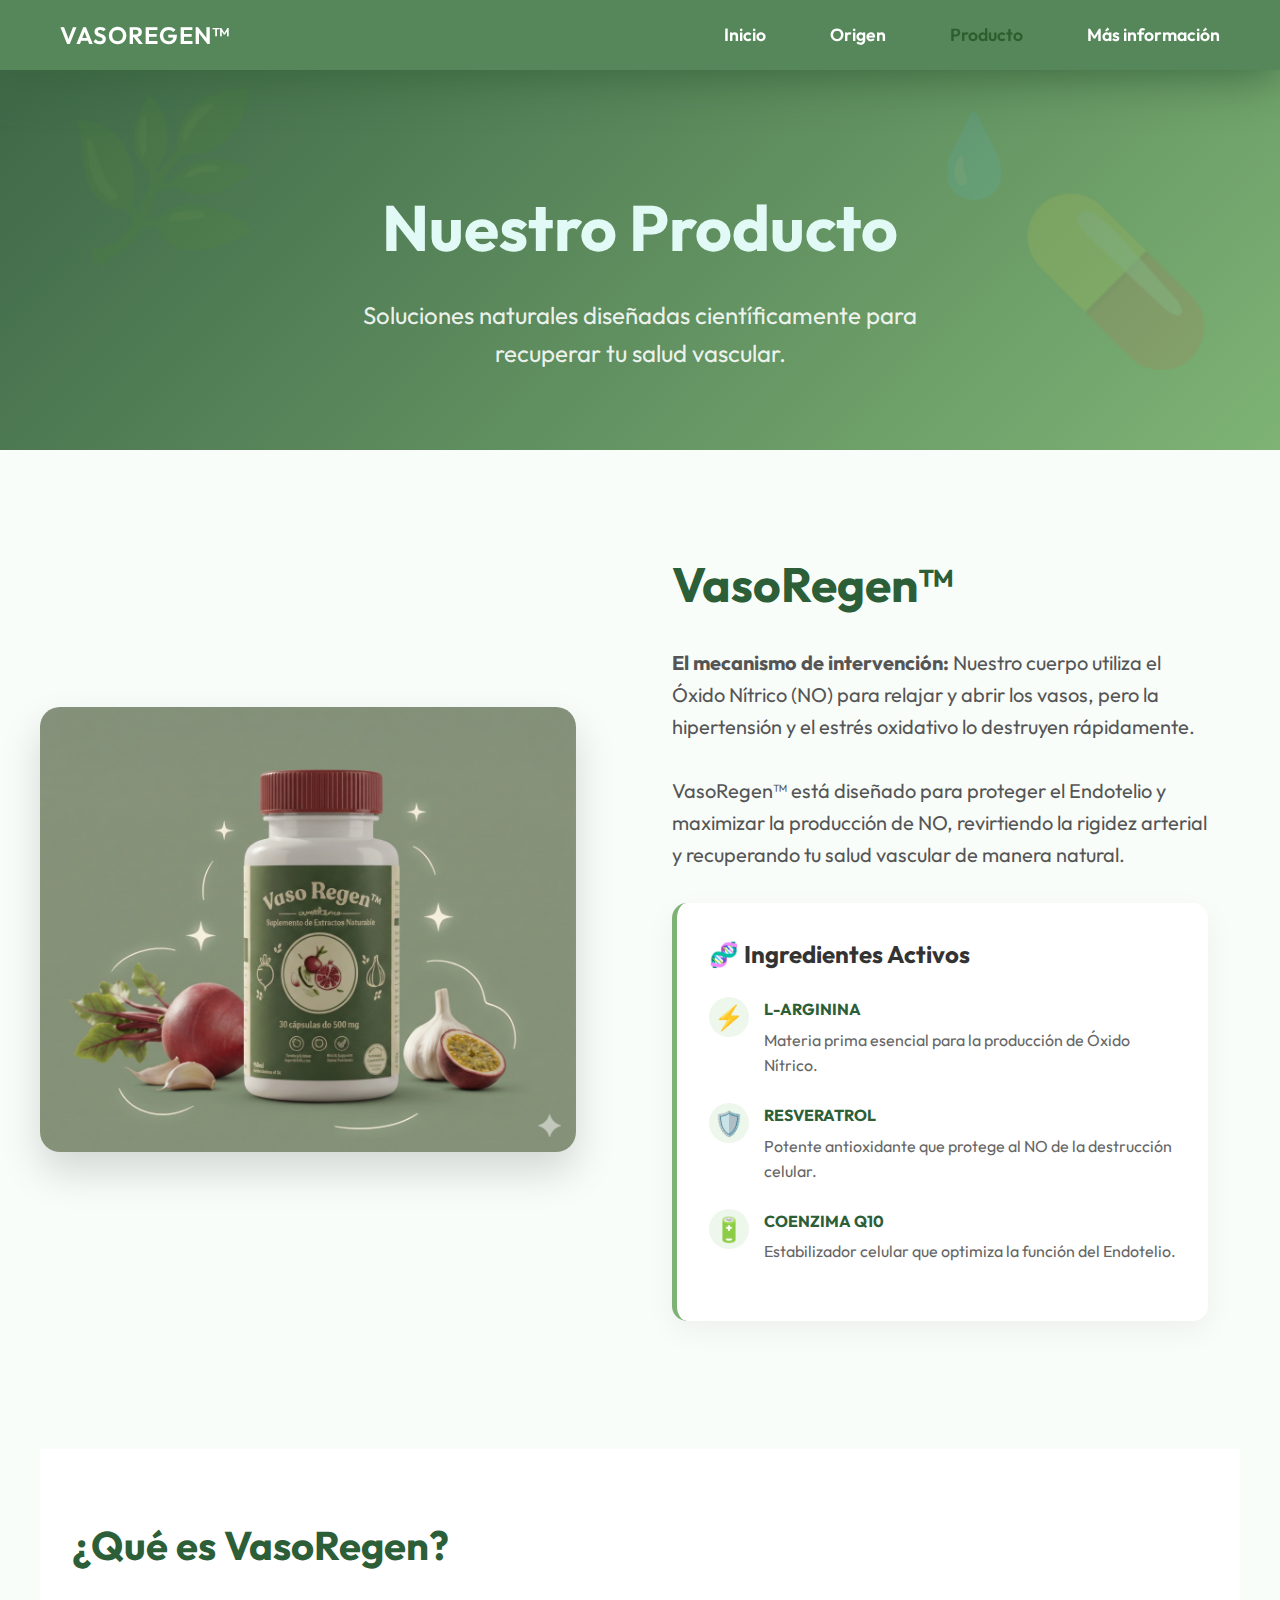
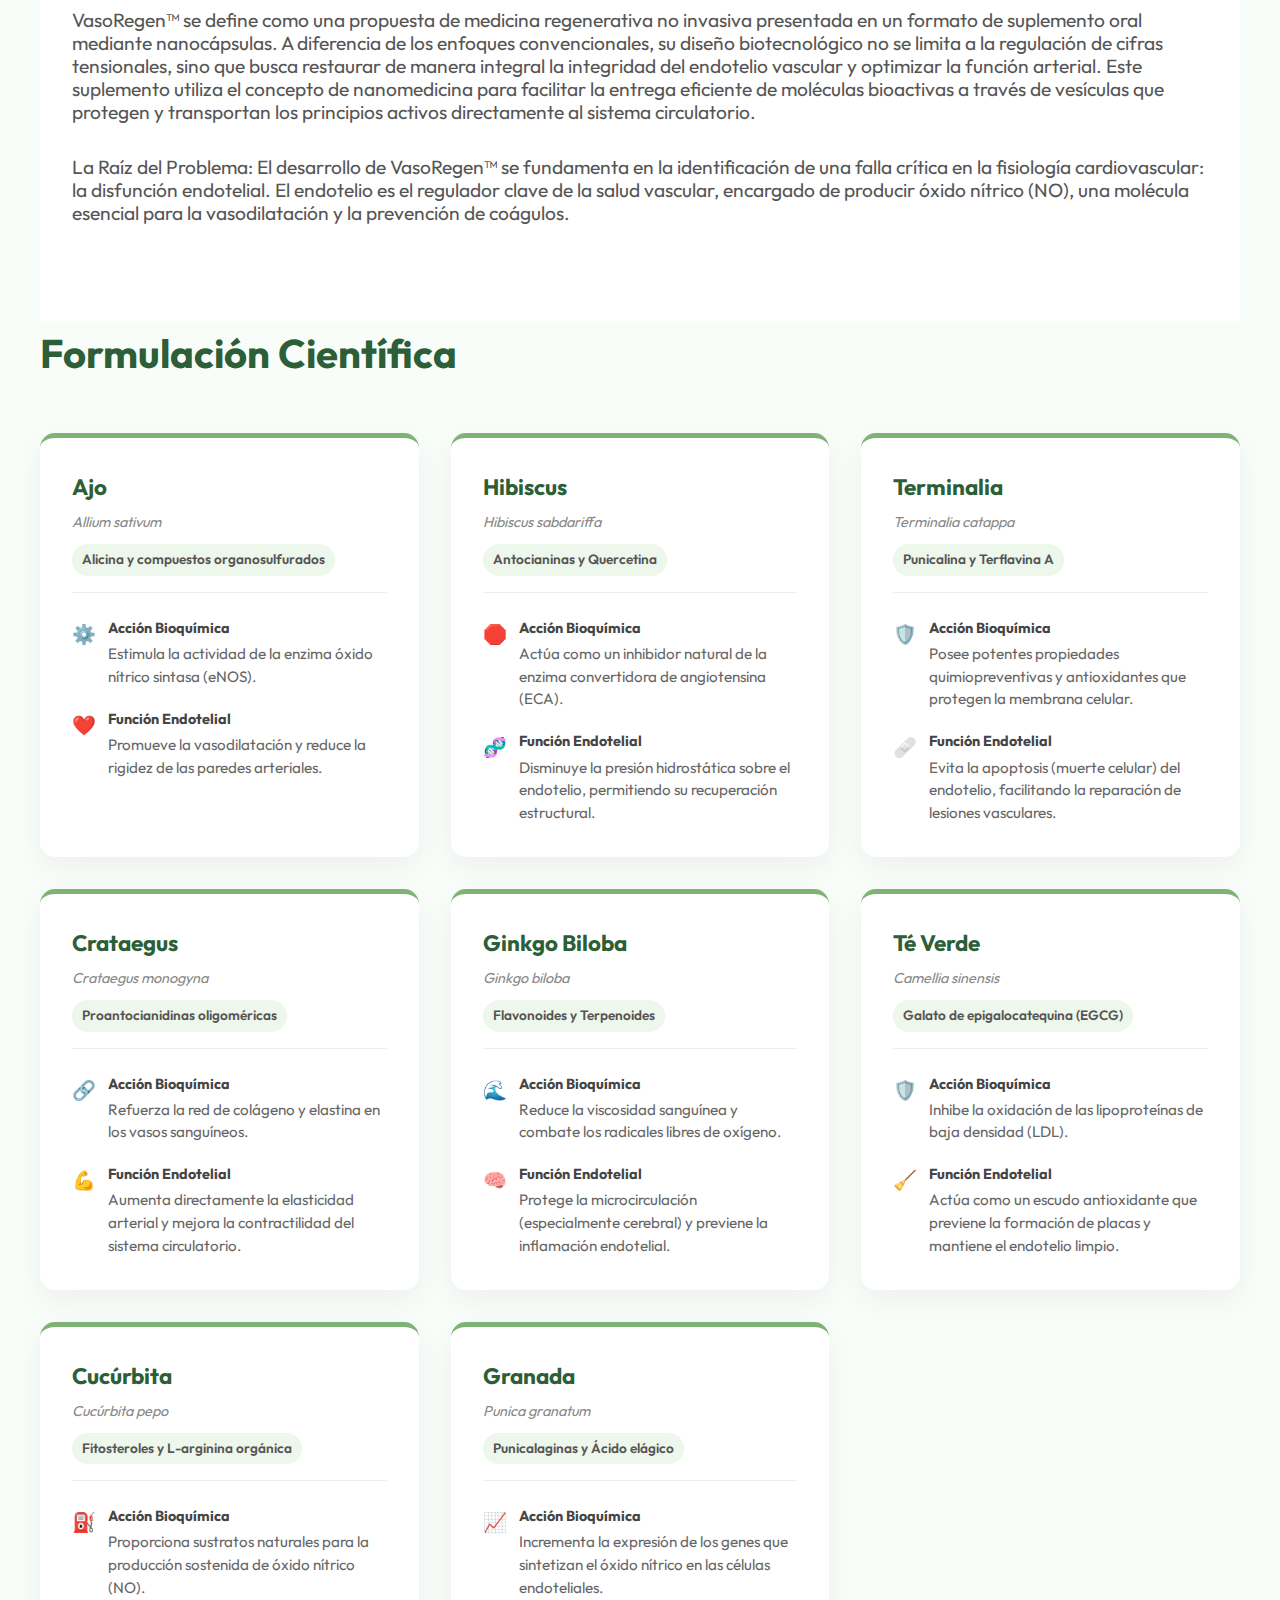
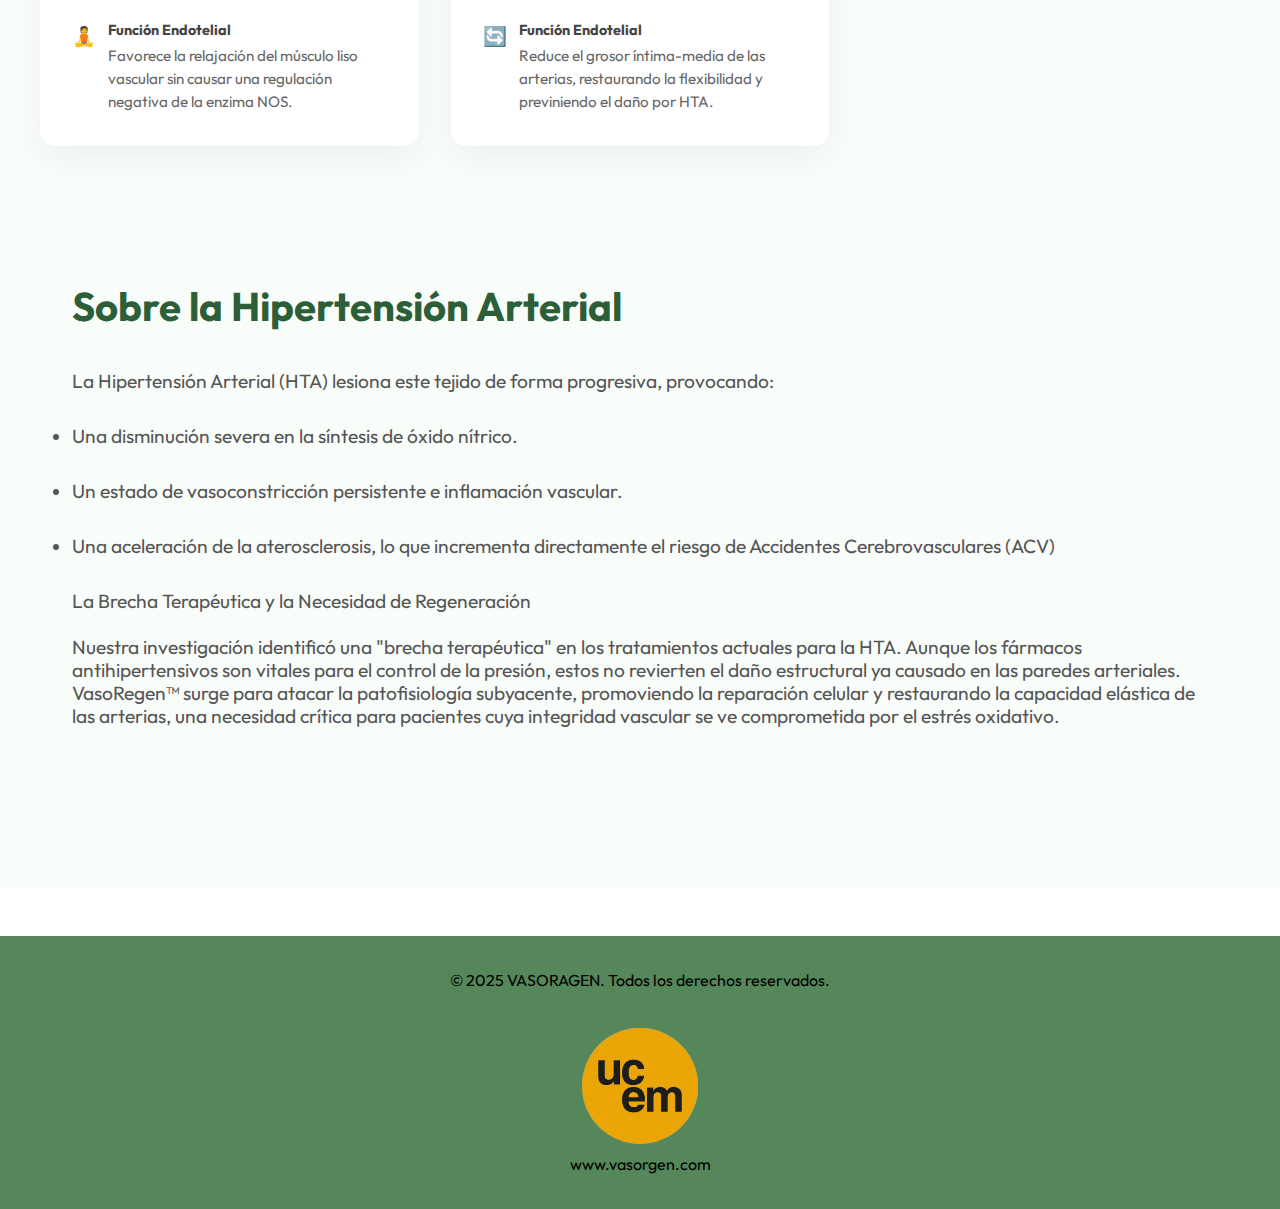
<file: catalog.html>
<!DOCTYPE html>
<html lang="es">

<head>
    <meta charset="UTF-8">
    <meta name="viewport" content="width=device-width, initial-scale=1.0">
    <title>Catálogo - Productos Naturales</title>
    <link rel="stylesheet" href="styles.css">
    <link rel="preconnect" href="https://fonts.googleapis.com">
    <link rel="preconnect" href="https://fonts.gstatic.com" crossorigin>
    <link href="https://fonts.googleapis.com/css2?family=Outfit:wght@300;400;600&display=swap" rel="stylesheet">
    <style>
        /* Catalog specific styles could go here or in styles.css, 
           putting them here for now to ensure they are applied without modifying styles.css too heavily yet */
        .catalog-hero {
            min-height: 50vh;
            background: linear-gradient(135deg, rgb(60, 100, 70) 0%, #7eb375 100%);
            display: flex;
            align-items: center;
            justify-content: center;
            text-align: center;
            color: white;
            padding-top: 100px;
            position: relative;
            overflow: hidden;
        }

        .catalog-hero h1 {
            font-size: 4rem;
            margin-bottom: 1rem;
            color: #E1FAF5;
        }

        .catalog-hero p {
            font-size: 1.5rem;
            max-width: 600px;
            margin: 0 auto;
            color: rgba(255, 255, 255, 0.9);
        }

        .catalog-bg-shape {
            position: absolute;
            opacity: 0.1;
            font-size: 10rem;
            animation: float 10s ease-in-out infinite;
        }

        .s1 {
            top: 10%;
            left: 5%;
            animation-delay: 0s;
        }

        .s2 {
            bottom: 10%;
            right: 5%;
            animation-delay: 2s;
        }

        .s3 {
            top: 20%;
            right: 20%;
            font-size: 5rem;
            animation-delay: 4s;
        }
    </style>
</head>

<body>

    <nav class="navbar">
        <div class="container nav-container">
            <a href="index.html" class="logo">VASOREGEN™</a>
            <ul class="nav-links">
                <li><a href="index.html">Inicio</a></li>
                <li><a href="Origen.html">Origen</a></li>
                <li><a href="catalog.html" class="active" style="color: var(--accent-color);">Producto</a></li>
                <li><a href="info.html">Más información</a></li>
            </ul>
            <div class="hamburger">
                <span></span>
                <span></span>
                <span></span>
            </div>
        </div>
    </nav>

    <header class="catalog-hero fade-in">
        <div class="catalog-bg-shape s1">🌿</div>
        <div class="catalog-bg-shape s2">💊</div>
        <div class="catalog-bg-shape s3">💧</div>
        <div class="container">
            <h1>Nuestro Producto</h1>
            <p>Soluciones naturales diseñadas científicamente para recuperar tu salud vascular.</p>
        </div>
    </header>

    <style>
        /* New Product Showcase Styles */
        .product-showcase-section {
            padding: 4rem 2rem;
            background-color: #f9fdfa;
        }

        .product-container {
            max-width: 1200px;
            margin: 0 auto;
        }

        .showcase-layout {
            display: flex;
            align-items: center;
            gap: 4rem;
            margin-bottom: 6rem;
        }

        .showcase-image {
            flex: 1;
            position: relative;
        }

        .showcase-image img {
            width: 100%;
            height: auto;
            border-radius: 20px;
            box-shadow: 0 20px 40px rgba(0, 0, 0, 0.15);
            transition: transform 0.5s ease;
        }

        .showcase-image:hover img {
            transform: scale(1.02);
        }

        .showcase-info {
            flex: 1;
            padding: 2rem;
        }

        .showcase-title {
            font-size: 3rem;
            color: #2c5e38;
            margin-bottom: 1.5rem;
            font-weight: 700;
        }

        .showcase-desc {
            font-size: 1.25rem;
            color: #555;
            line-height: 1.6;
            margin-bottom: 2rem;
        }

        .ingredients-box {
            background: white;
            padding: 2rem;
            border-radius: 15px;
            box-shadow: 0 10px 30px rgba(0, 0, 0, 0.05);
            border-left: 5px solid #7eb375;
        }

        .ingredients-title {
            font-size: 1.5rem;
            color: #333;
            margin-bottom: 1.5rem;
            display: flex;
            align-items: center;
            gap: 10px;
        }

        .ingredient-item {
            display: flex;
            align-items: flex-start;
            margin-bottom: 1.5rem;
        }

        .ingredient-icon {
            font-size: 1.5rem;
            margin-right: 15px;
            color: #7eb375;
            background: #eef7eb;
            width: 40px;
            height: 40px;
            display: flex;
            align-items: center;
            justify-content: center;
            border-radius: 50%;
            flex-shrink: 0;
        }

        .ingredient-text h4 {
            margin: 0 0 5px 0;
            color: #2c5e38;
        }

        .ingredient-text p {
            margin: 0;
            font-size: 1rem;
            color: #666;
        }

        /* Detail Sections */
        .info-block {
            padding: 4rem 2rem;
            text-align: left;
        }

        .info-block.alt-bg {
            background-color: #fff;
        }

        .info-block-content {
            max-width: 1300px;
            margin: 0 auto;
        }

        .info-title {
            font-size: 2.5rem;
            color: #2c5e38;
            margin-bottom: 2rem;
        }

        .info-text {
            font-size: 1.2rem;
            line-height: 1.2;
            color: #555;
            margin-bottom: 2rem;
        }

        @media (max-width: 900px) {
            .showcase-layout {
                flex-direction: column;
                gap: 2rem;
            }

            .showcase-info {
                padding: 0;
            }
        }
    </style>
    <section id="catalogo" class="product-showcase-section fade-in">
        <div class="product-container">
            <!-- Product Showcase -->
            <div class="showcase-layout">
                <div class="showcase-image">
                    <img src="assets/IMG_4193.JPG" alt="VasoRegen Producto">
                </div>
                <div class="showcase-info">
                    <h2 class="showcase-title">VasoRegen™</h2>
                    <div class="showcase-desc">
                        <p><strong>El mecanismo de intervención:</strong> Nuestro cuerpo utiliza el Óxido Nítrico (NO)
                            para relajar y abrir los vasos, pero la hipertensión y el estrés oxidativo lo destruyen
                            rápidamente.</p>
                        <br>
                        <p>VasoRegen™ está diseñado para proteger el Endotelio y maximizar la producción de NO,
                            revirtiendo la rigidez arterial y recuperando tu salud vascular de manera natural.</p>
                    </div>

                    <div class="ingredients-box">
                        <h3 class="ingredients-title">🧬 Ingredientes Activos</h3>
                        <div class="ingredient-item">
                            <div class="ingredient-icon">⚡</div>
                            <div class="ingredient-text">
                                <h4>L-ARGININA</h4>
                                <p>Materia prima esencial para la producción de Óxido Nítrico.</p>
                            </div>
                        </div>
                        <div class="ingredient-item">
                            <div class="ingredient-icon">🛡️</div>
                            <div class="ingredient-text">
                                <h4>RESVERATROL</h4>
                                <p>Potente antioxidante que protege al NO de la destrucción celular.</p>
                            </div>
                        </div>
                        <div class="ingredient-item">
                            <div class="ingredient-icon">🔋</div>
                            <div class="ingredient-text">
                                <h4>COENZIMA Q10</h4>
                                <p>Estabilizador celular que optimiza la función del Endotelio.</p>
                            </div>
                        </div>
                    </div>
                </div>
            </div>

            <!-- What is it Section -->
            <div class="info-block alt-bg">
                <div class="info-block-content">
                    <h2 class="info-title">¿Qué es VasoRegen?</h2>
                    <p class="info-text">
                        VasoRegen™ se define como una propuesta de medicina regenerativa no invasiva presentada en
                        un formato de suplemento oral mediante nanocápsulas. A diferencia de los enfoques
                        convencionales, su diseño biotecnológico no se limita a la regulación de cifras tensionales,
                        sino
                        que busca restaurar de manera integral la integridad del endotelio vascular y optimizar la
                        función arterial. Este suplemento utiliza el concepto de nanomedicina para facilitar la entrega
                        eficiente de moléculas bioactivas a través de vesículas que protegen y transportan los
                        principios
                        activos directamente al sistema circulatorio.

                    </p>
                    <p class="info-text">
                        La Raíz del Problema: El desarrollo de VasoRegen™ se fundamenta en la identificación de una
                        falla crítica en la fisiología cardiovascular: la disfunción endotelial. El endotelio es el
                        regulador
                        clave de la salud vascular, encargado de producir óxido nítrico (NO), una molécula esencial para
                        la vasodilatación y la prevención de coágulos.
                    </p>
                </div>
            </div>

            <!-- Scientific Formulation (New Section) -->
            <style>
                .scientific-formulation {
                    padding: 0 0 4rem 0;
                }

                .scientific-grid {
                    display: grid;
                    grid-template-columns: repeat(auto-fit, minmax(350px, 1fr));
                    gap: 2rem;
                    margin-top: 3rem;
                }

                .science-card {
                    background: white;
                    border-radius: 15px;
                    padding: 2rem;
                    box-shadow: 0 10px 30px rgba(0, 0, 0, 0.05);
                    border-top: 5px solid #7eb375;
                    transition: transform 0.3s ease;
                }

                .science-card:hover {
                    transform: translateY(-5px);
                }

                .sc-header {
                    margin-bottom: 1.5rem;
                    border-bottom: 1px solid #eee;
                    padding-bottom: 1rem;
                }

                .sc-title {
                    font-size: 1.4rem;
                    color: #2c5e38;
                    margin: 0;
                    font-weight: 700;
                }

                .sc-scientific-name {
                    font-style: italic;
                    color: #888;
                    font-size: 0.9rem;
                    margin-top: 5px;
                    display: block;
                }

                .sc-active-tag {
                    display: inline-block;
                    background-color: #eef7eb;
                    color: #555;
                    padding: 5px 10px;
                    border-radius: 20px;
                    font-size: 0.85rem;
                    margin-top: 10px;
                    font-weight: 600;
                }

                .sc-body {
                    display: flex;
                    flex-direction: column;
                    gap: 1.2rem;
                }

                .sc-row {
                    display: flex;
                    gap: 12px;
                }

                .sc-icon {
                    font-size: 1.2rem;
                    color: #7eb375;
                    padding-top: 2px;
                }

                .sc-label {
                    font-weight: 700;
                    font-size: 0.9rem;
                    color: #444;
                    display: block;
                    margin-bottom: 3px;
                }

                .sc-text {
                    font-size: 0.95rem;
                    color: #666;
                    line-height: 1.5;
                    margin: 0;
                }
            </style>

            <div class="info-block scientific-formulation">
                <div class="product-container">
                    <h2 class="info-title">Formulación Científica</h2>
                    <div class="scientific-grid">

                        <!-- Ajo -->
                        <div class="science-card">
                            <div class="sc-header">
                                <h3 class="sc-title">Ajo</h3>
                                <span class="sc-scientific-name">Allium sativum</span>
                                <span class="sc-active-tag">Alicina y compuestos organosulfurados</span>
                            </div>
                            <div class="sc-body">
                                <div class="sc-row">
                                    <div class="sc-icon">⚙️</div>
                                    <div>
                                        <span class="sc-label">Acción Bioquímica</span>
                                        <p class="sc-text">Estimula la actividad de la enzima óxido nítrico sintasa
                                            (eNOS).</p>
                                    </div>
                                </div>
                                <div class="sc-row">
                                    <div class="sc-icon">❤️</div>
                                    <div>
                                        <span class="sc-label">Función Endotelial</span>
                                        <p class="sc-text">Promueve la vasodilatación y reduce la rigidez de las paredes
                                            arteriales.</p>
                                    </div>
                                </div>
                            </div>
                        </div>

                        <!-- Hibiscus -->
                        <div class="science-card">
                            <div class="sc-header">
                                <h3 class="sc-title">Hibiscus</h3>
                                <span class="sc-scientific-name">Hibiscus sabdariffa</span>
                                <span class="sc-active-tag">Antocianinas y Quercetina</span>
                            </div>
                            <div class="sc-body">
                                <div class="sc-row">
                                    <div class="sc-icon">🛑</div>
                                    <div>
                                        <span class="sc-label">Acción Bioquímica</span>
                                        <p class="sc-text">Actúa como un inhibidor natural de la enzima convertidora de
                                            angiotensina (ECA).</p>
                                    </div>
                                </div>
                                <div class="sc-row">
                                    <div class="sc-icon">🧬</div>
                                    <div>
                                        <span class="sc-label">Función Endotelial</span>
                                        <p class="sc-text">Disminuye la presión hidrostática sobre el endotelio,
                                            permitiendo su recuperación estructural.</p>
                                    </div>
                                </div>
                            </div>
                        </div>

                        <!-- Terminalia catappa -->
                        <div class="science-card">
                            <div class="sc-header">
                                <h3 class="sc-title">Terminalia</h3>
                                <span class="sc-scientific-name">Terminalia catappa</span>
                                <span class="sc-active-tag">Punicalina y Terflavina A</span>
                            </div>
                            <div class="sc-body">
                                <div class="sc-row">
                                    <div class="sc-icon">🛡️</div>
                                    <div>
                                        <span class="sc-label">Acción Bioquímica</span>
                                        <p class="sc-text">Posee potentes propiedades quimiopreventivas y antioxidantes
                                            que protegen la membrana celular.</p>
                                    </div>
                                </div>
                                <div class="sc-row">
                                    <div class="sc-icon">🩹</div>
                                    <div>
                                        <span class="sc-label">Función Endotelial</span>
                                        <p class="sc-text">Evita la apoptosis (muerte celular) del endotelio,
                                            facilitando la reparación de lesiones vasculares.</p>
                                    </div>
                                </div>
                            </div>
                        </div>

                        <!-- Crataegus -->
                        <div class="science-card">
                            <div class="sc-header">
                                <h3 class="sc-title">Crataegus</h3>
                                <span class="sc-scientific-name">Crataegus monogyna</span>
                                <span class="sc-active-tag">Proantocianidinas oligoméricas</span>
                            </div>
                            <div class="sc-body">
                                <div class="sc-row">
                                    <div class="sc-icon">🔗</div>
                                    <div>
                                        <span class="sc-label">Acción Bioquímica</span>
                                        <p class="sc-text">Refuerza la red de colágeno y elastina en los vasos
                                            sanguíneos.</p>
                                    </div>
                                </div>
                                <div class="sc-row">
                                    <div class="sc-icon">💪</div>
                                    <div>
                                        <span class="sc-label">Función Endotelial</span>
                                        <p class="sc-text">Aumenta directamente la elasticidad arterial y mejora la
                                            contractilidad del sistema circulatorio.</p>
                                    </div>
                                </div>
                            </div>
                        </div>

                        <!-- Ginkgo Biloba -->
                        <div class="science-card">
                            <div class="sc-header">
                                <h3 class="sc-title">Ginkgo Biloba</h3>
                                <span class="sc-scientific-name">Ginkgo biloba</span>
                                <span class="sc-active-tag">Flavonoides y Terpenoides</span>
                            </div>
                            <div class="sc-body">
                                <div class="sc-row">
                                    <div class="sc-icon">🌊</div>
                                    <div>
                                        <span class="sc-label">Acción Bioquímica</span>
                                        <p class="sc-text">Reduce la viscosidad sanguínea y combate los radicales libres
                                            de oxígeno.</p>
                                    </div>
                                </div>
                                <div class="sc-row">
                                    <div class="sc-icon">🧠</div>
                                    <div>
                                        <span class="sc-label">Función Endotelial</span>
                                        <p class="sc-text">Protege la microcirculación (especialmente cerebral) y
                                            previene la inflamación endotelial.</p>
                                    </div>
                                </div>
                            </div>
                        </div>

                        <!-- Té Verde -->
                        <div class="science-card">
                            <div class="sc-header">
                                <h3 class="sc-title">Té Verde</h3>
                                <span class="sc-scientific-name">Camellia sinensis</span>
                                <span class="sc-active-tag">Galato de epigalocatequina (EGCG)</span>
                            </div>
                            <div class="sc-body">
                                <div class="sc-row">
                                    <div class="sc-icon">🛡️</div>
                                    <div>
                                        <span class="sc-label">Acción Bioquímica</span>
                                        <p class="sc-text">Inhibe la oxidación de las lipoproteínas de baja densidad
                                            (LDL).</p>
                                    </div>
                                </div>
                                <div class="sc-row">
                                    <div class="sc-icon">🧹</div>
                                    <div>
                                        <span class="sc-label">Función Endotelial</span>
                                        <p class="sc-text">Actúa como un escudo antioxidante que previene la formación
                                            de placas y mantiene el endotelio limpio.</p>
                                    </div>
                                </div>
                            </div>
                        </div>

                        <!-- Cucúrbita -->
                        <div class="science-card">
                            <div class="sc-header">
                                <h3 class="sc-title">Cucúrbita</h3>
                                <span class="sc-scientific-name">Cucúrbita pepo</span>
                                <span class="sc-active-tag">Fitosteroles y L-arginina orgánica</span>
                            </div>
                            <div class="sc-body">
                                <div class="sc-row">
                                    <div class="sc-icon">⛽</div>
                                    <div>
                                        <span class="sc-label">Acción Bioquímica</span>
                                        <p class="sc-text">Proporciona sustratos naturales para la producción sostenida
                                            de óxido nítrico (NO).</p>
                                    </div>
                                </div>
                                <div class="sc-row">
                                    <div class="sc-icon">🧘</div>
                                    <div>
                                        <span class="sc-label">Función Endotelial</span>
                                        <p class="sc-text">Favorece la relajación del músculo liso vascular sin causar
                                            una regulación negativa de la enzima NOS.</p>
                                    </div>
                                </div>
                            </div>
                        </div>

                        <!-- Granada -->
                        <div class="science-card">
                            <div class="sc-header">
                                <h3 class="sc-title">Granada</h3>
                                <span class="sc-scientific-name">Punica granatum</span>
                                <span class="sc-active-tag">Punicalaginas y Ácido elágico</span>
                            </div>
                            <div class="sc-body">
                                <div class="sc-row">
                                    <div class="sc-icon">📈</div>
                                    <div>
                                        <span class="sc-label">Acción Bioquímica</span>
                                        <p class="sc-text">Incrementa la expresión de los genes que sintetizan el óxido
                                            nítrico en las células endoteliales.</p>
                                    </div>
                                </div>
                                <div class="sc-row">
                                    <div class="sc-icon">🔄</div>
                                    <div>
                                        <span class="sc-label">Función Endotelial</span>
                                        <p class="sc-text">Reduce el grosor íntima-media de las arterias, restaurando la
                                            flexibilidad y previniendo el daño por HTA.</p>
                                    </div>
                                </div>
                            </div>
                        </div>

                    </div>
                </div>
            </div>

            <!-- Hypertension Section -->
            <div class="info-block">
                <div class="info-block-content">
                    <h2 class="info-title">Sobre la Hipertensión Arterial</h2>
                    <p class="info-text">
                        La Hipertensión Arterial (HTA) lesiona este tejido de forma progresiva, provocando:
                    <ul>
                        <li class="info-text">Una disminución severa en la síntesis de óxido nítrico.</li>
                        <li class="info-text">Un estado de vasoconstricción persistente e inflamación vascular.</li>
                        <li class="info-text">Una aceleración de la aterosclerosis, lo que incrementa directamente el
                            riesgo de
                            Accidentes Cerebrovasculares (ACV)</li>
                    </ul>
                    </p>
                    <p class="info-text">
                        La Brecha Terapéutica y la Necesidad de Regeneración <br><br>
                        Nuestra investigación identificó una "brecha terapéutica" en los tratamientos actuales para la
                        HTA. Aunque los fármacos antihipertensivos son vitales para el control de la presión, estos no
                        revierten el daño estructural ya causado en las paredes arteriales. VasoRegen™ surge para
                        atacar la patofisiología subyacente, promoviendo la reparación celular y restaurando la
                        capacidad elástica de las arterias, una necesidad crítica para pacientes cuya integridad
                        vascular
                        se ve comprometida por el estrés oxidativo.
                    </p>
                </div>
            </div>

        </div>
    </section>

    <!-- Product Modal (Needed for catalog) -->
    <!-- Modal removed as part of refactor -->

    <footer class="footer">
        <div class="container">
            <p>&copy; 2025 VASORAGEN. Todos los derechos reservados.</p>
            <img style="margin-top: 3%;" width="10%" src="assets/uni.png" alt="">
            <p>www.vasorgen.com</p>
        </div>
    </footer>

    <script src="script.js"></script>
</body>

</html>
</file>
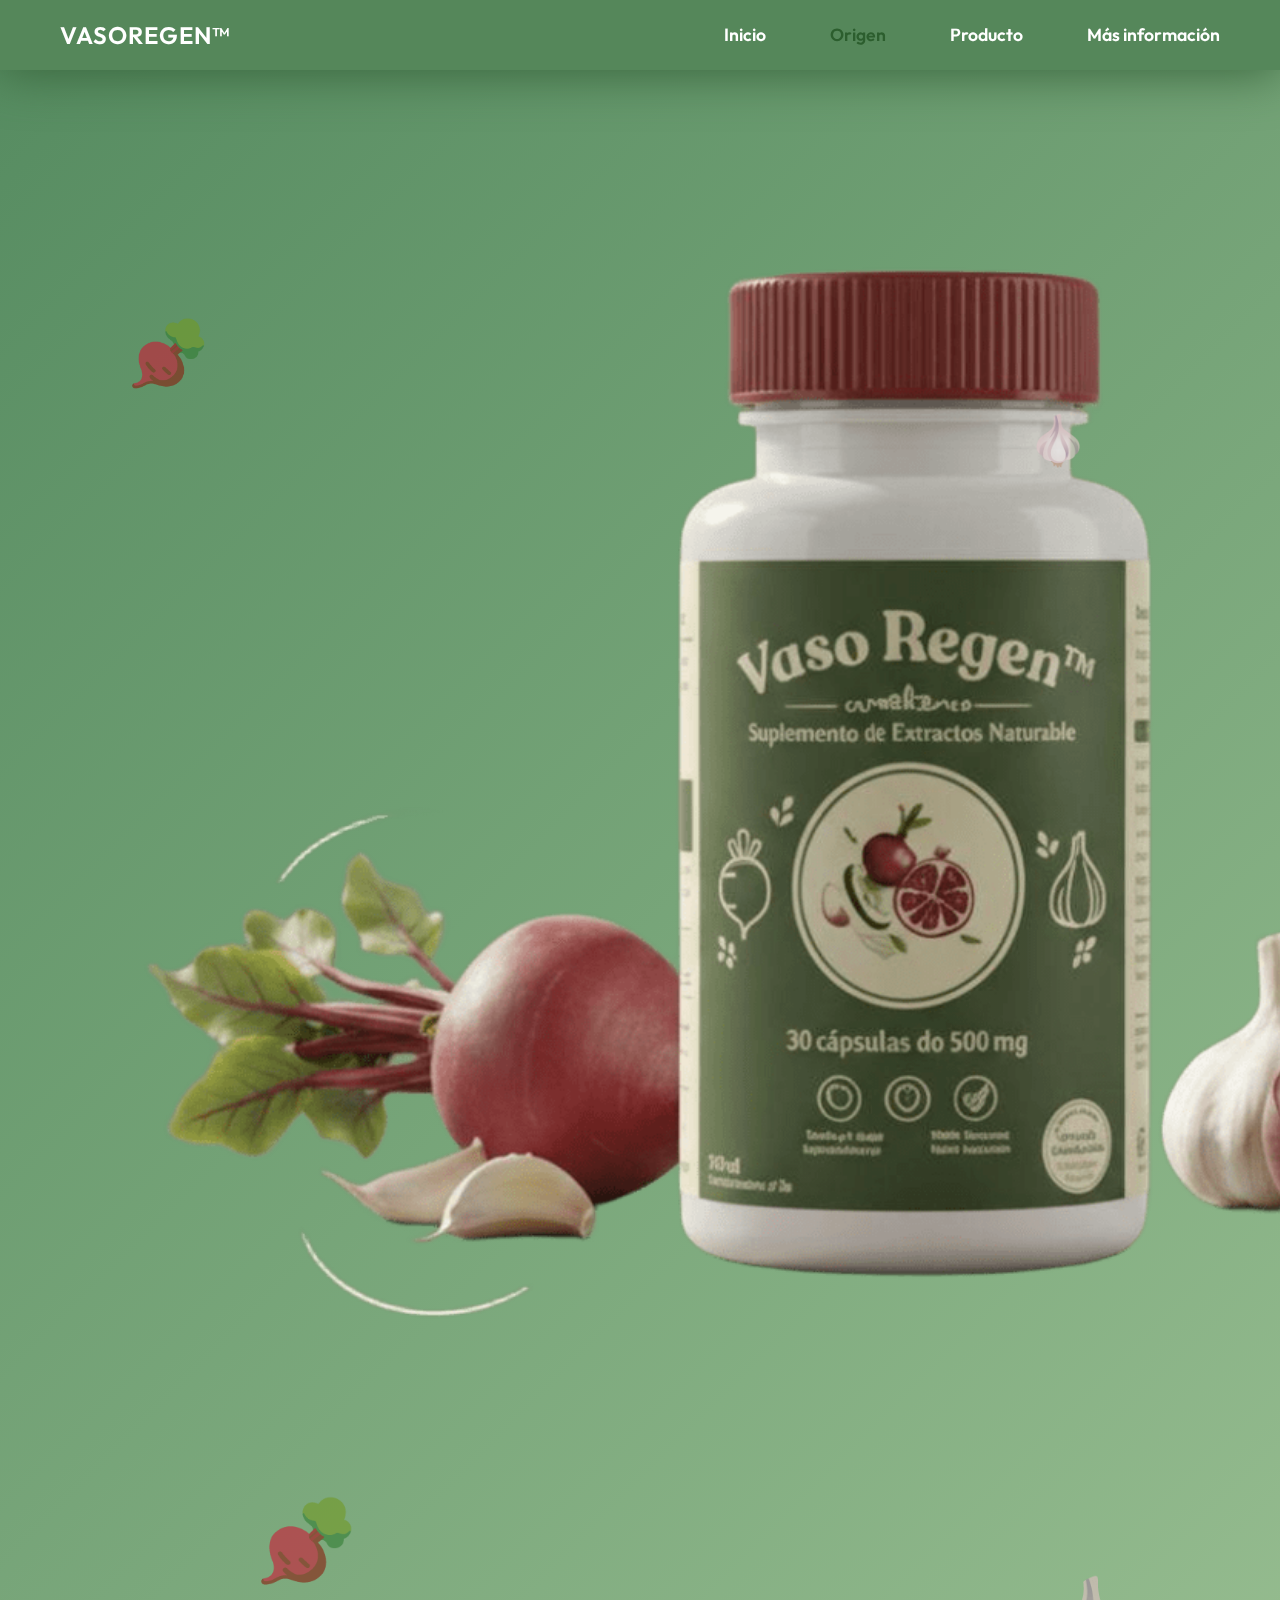
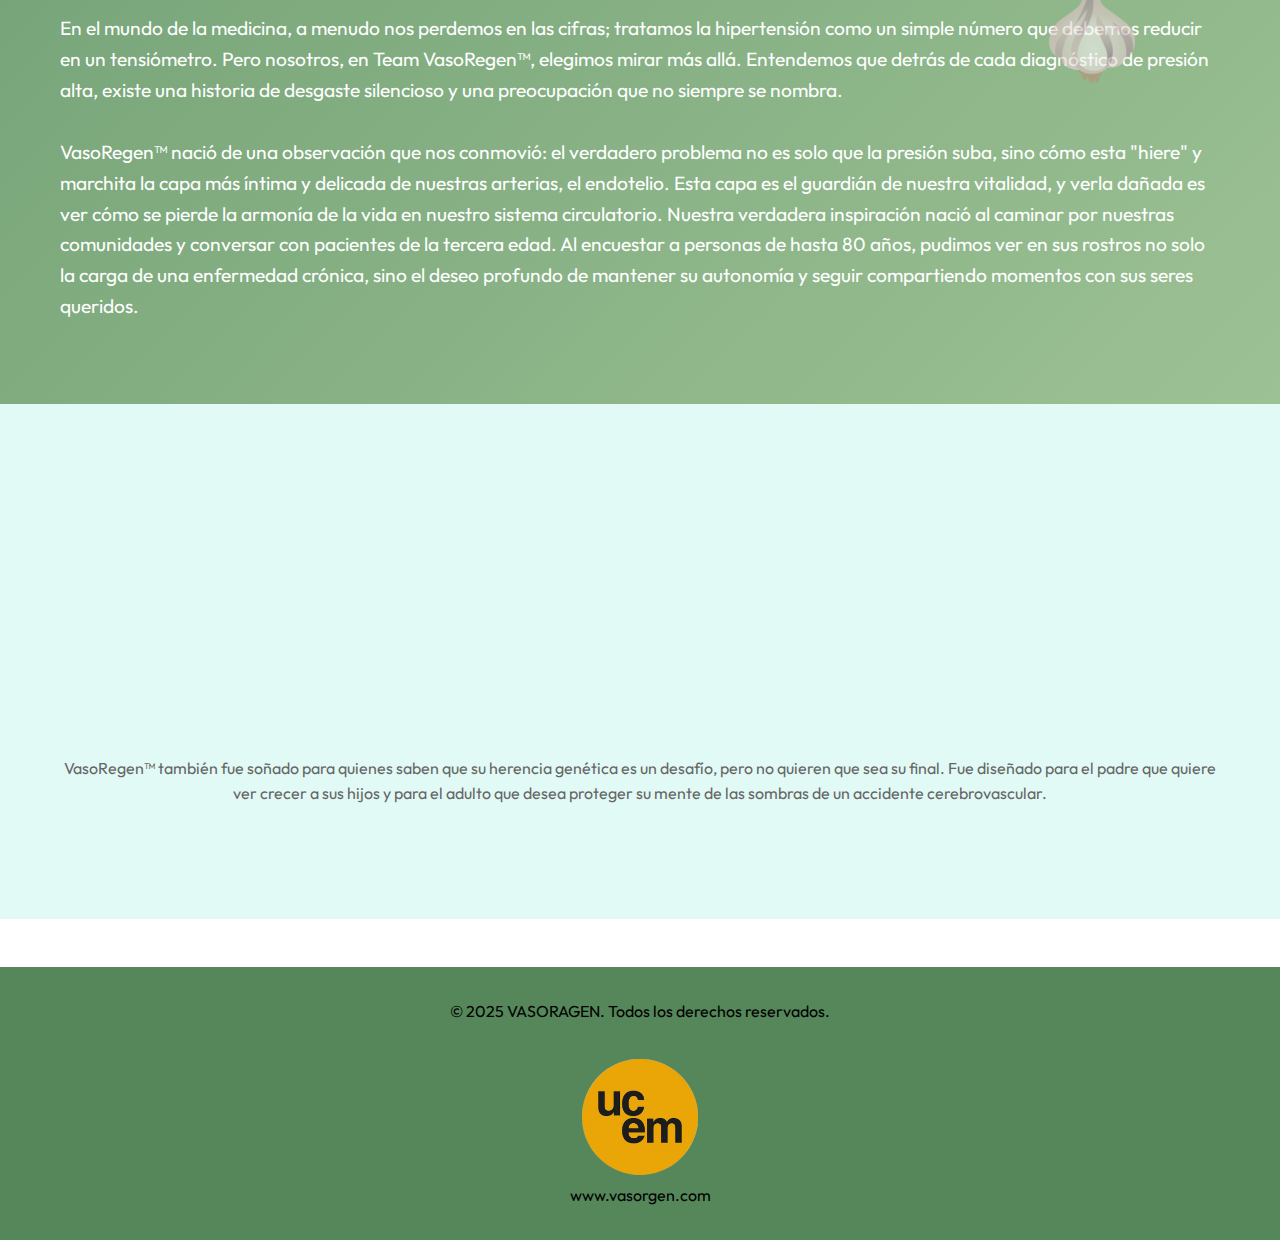
<file: Origen.html>
<!DOCTYPE html>
<html lang="es">

<head>
    <meta charset="UTF-8">
    <meta name="viewport" content="width=device-width, initial-scale=1.0">
    <title>Más Información - Preguntas Frecuentes</title>
    <link rel="stylesheet" href="styles.css">
    <link rel="preconnect" href="https://fonts.googleapis.com">
    <link rel="preconnect" href="https://fonts.gstatic.com" crossorigin>
    <link href="https://fonts.googleapis.com/css2?family=Outfit:wght@300;400;600&display=swap" rel="stylesheet">
    <style>
        .info-hero {
            min-height: 40vh;
            background: linear-gradient(135deg, #7e966c 0%, #a8cf9c 100%);
            display: flex;
            align-items: center;
            justify-content: center;
            text-align: center;
            color: white;
            padding-top: 100px;
            position: relative;
            overflow: hidden;
        }

        .info-hero h1 {
            font-size: 3.5rem;
            margin-bottom: 1rem;
            position: relative;
            z-index: 1;
        }

        .info-bg-shape {
            position: absolute;
            font-size: 8rem;
            opacity: 0.15;
            animation: float 8s ease-in-out infinite;
        }

        .q1 {
            top: 15%;
            left: 10%;
            animation-delay: 0s;
        }

        .q2 {
            bottom: 15%;
            right: 10%;
            animation-delay: 2s;
        }

        .q3 {
            top: 30%;
            right: 30%;
            font-size: 4rem;
            animation-delay: 1s;
        }
    </style>
</head>

<body>

    <nav class="navbar">
        <div class="container nav-container">
            <a href="index.html" class="logo">VASOREGEN™</a>
            <ul class="nav-links">
                <li><a href="index.html">Inicio</a></li>
                <li><a href="Origen.html" class="active" style="color: var(--accent-color);">Origen</a></li>
                <li><a href="catalog.html">Producto</a></li>
                <li><a href="info.html">Más información</a></li>
            </ul>
            <div class="hamburger">
                <span></span>
                <span></span>
                <span></span>
            </div>
        </div>
    </nav>

    <header id="inicio" class="hero fade-in">
        <div class="hero-shapes">
            <div class="shape shape-1">🫜</div>
            <div class="shape shape-2">🧄</div>
            <div class="shape shape-3">🫜</div>
            <div class="shape shape-4">🧄</div>
        </div>
        <div class="container hero-container1">
            
            <div class="hero-image1">
                <img style="width: 140%; margin-left: auto;" src="assets/PHOTO-2025-11-21-15-45-17.png"
                alt="Salud Vascular">
                
            </div>
            <div class="hero-text1">
                <p style="color: white;">En el mundo de la medicina, a menudo nos perdemos en las cifras; tratamos la hipertensión como un simple número que debemos reducir en un tensiómetro. Pero nosotros, en Team VasoRegen™, elegimos mirar más allá. Entendemos que detrás de cada diagnóstico de presión alta, existe una historia de desgaste silencioso y una preocupación que no siempre se nombra.</p>
            <p style="color: white;">VasoRegen™ nació de una observación que nos conmovió: el verdadero problema no es solo que la presión suba, sino cómo esta "hiere" y marchita la capa más íntima y delicada de nuestras arterias, el endotelio. Esta capa es el guardián de nuestra vitalidad, y verla dañada es ver cómo se pierde la armonía de la vida en nuestro sistema circulatorio.                                                                                                                                  Nuestra verdadera inspiración nació al caminar por nuestras comunidades y conversar con pacientes de la tercera edad. Al encuestar a personas de hasta 80 años, pudimos ver en sus rostros no solo la carga de una enfermedad crónica, sino el deseo profundo de mantener su autonomía y seguir compartiendo momentos con sus seres queridos.</p>
            </div>
        </div>
    </header>

    

    <!-- Additional Info Block -->
    <section class="section" style="background-color: var(--secondary-color);">
        <div class="container" style="text-align: center;">
            <h2 class="section-title fade-in">Mas informacion de nuestra historia</h2>
            <p class="fade-in" style="margin-bottom: 2rem; color: var(--text-light);">
               Escuchamos sus historias sobre el miedo al olvido o a la inmovilidad que provoca un Accidente Cerebrovascular (ACV). Entendimos que para ellos, la salud no es solo la ausencia de enfermedad, sino la libertad de vivir con dignidad. VasoRegen™️ es nuestro homenaje a su sabiduría; una herramienta diseñada para que sus arterias recuperen la flexibilidad y la fuerza que el tiempo y la hipertensión han intentado arrebatarles.No podíamos quedarnos de brazos cruzados ante esa herencia de riesgo. Por eso, decidimos crear algo diferente, algo con alma: VasoRegen™️. Porque nuestra misión no es solo controlar una enfermedad; nuestra misión es regenerar la esperanza, restaurar la integridad de cada arteria y devolverle al cuerpo su capacidad natural de sanar.
            </p>

        <p style="margin-bottom: 2rem; color: var(--text-light);">VasoRegen™ también  fue soñado para quienes saben que su herencia genética es un desafío, pero no quieren que sea su final. Fue diseñado para el padre que quiere ver crecer a sus hijos y para el adulto que desea proteger su mente  de las sombras de un accidente cerebrovascular.</p>
           
        </div>
    </section>

    <footer class="footer">
        <div class="container">
            <p>&copy; 2025 VASORAGEN. Todos los derechos reservados.</p>
            <img style="margin-top: 3%;" width="10%" src="assets/uni.png" alt="">
            <p>www.vasorgen.com</p>
        </div>
    </footer>

    <script src="script.js"></script>
</body>

</html>
</file>
<file: styles.css>
:root {
    --primary-color: #C7F9C6;
    --secondary-color: #E1FAF5;
    --bg-color: #FFFFFF;
    --text-color: #333333;
    --text-light: #666666;
    --accent-color: #2c5e2e;
    /* Darker green for text/buttons */
    --font-main: 'Outfit', sans-serif;
    --shadow: 0 4px 20px rgba(0, 0, 0, 0.05);
    --transition: all 0.3s ease;
}

* {
    margin: 0;
    padding: 0;
    box-sizing: border-box;
}

body {
    font-family: var(--font-main);
    background-color: var(--bg-color);
    color: var(--text-color);
    line-height: 1.6;
    overflow-x: hidden;
}

.container {
    max-width: 1200px;
    margin: 0 auto;
    padding: 0 20px;
}

/* Navbar */
.navbar {
    position: fixed;
    top: 0;
    left: 0;
    width: 100%;
    background-color: rgb(85, 135, 90);
    backdrop-filter: blur(10px);
    z-index: 1000;
    box-shadow: 0 2px 50px rgb(56, 100, 59);
    padding: 1rem 0;
}

.nav-container {
    display: flex;
    justify-content: space-between;
    align-items: center;

}

.logo {
    font-size: 1.5rem;
    font-weight: 600;
    color: white;
    text-decoration: none;
    letter-spacing: 1px;
}

.nav-links {
    display: flex;
    list-style: none;
    gap: 4rem;

}

.nav-links a {
    text-decoration: none;
    color: rgb(255, 255, 255);
    font-weight: 600;
    transition: var(--transition);
    font-size: 1.1rem;

}

.nav-links a:hover {
    color: var(--accent-color);
}

.hamburger {
    display: none;
    cursor: pointer;
    flex-direction: column;
    gap: 5px;

}

.hamburger span {
    width: 25px;
    height: 3px;
    background-color: rgb(255, 255, 255);
    transition: var(--transition);
}

/* Hero Section */
.hero {
    min-height: 100vh;
    /* Changed to min-height for better mobile handling */
    display: flex;
    align-items: center;
    justify-content: center;
    text-align: left;
    /* Changed from center to left */
    background: linear-gradient(135deg, rgb(85, 139, 96) 0%, #9cc194 100%);
    padding-top: 80px;
    /* Increased padding */
    padding-bottom: 50px;
    position: relative;
    /* For absolute positioning of shapes */
    overflow: hidden;
    /* Contain shapes */
}

.hero-shapes {
    position: absolute;
    top: 0;
    left: 0;
    width: 100%;
    height: 100%;
    pointer-events: none;
    /* Allow clicking through */
    z-index: 0;
}

.shape {
    position: absolute;
    font-size: 2rem;
    opacity: 0.6;
    animation: floatShape 8s ease-in-out infinite;
    color: var(--accent-color);
}

.shape-1 {
    top: 15%;
    left: 10%;
    font-size: 4rem;
    animation-delay: 0s;
}

.shape-2 {
    top: 20%;
    right: 15%;
    font-size: 3rem;
    animation-delay: 2s;
}

.shape-3 {
    bottom: 20%;
    left: 20%;
    font-size: 5rem;
    animation-delay: 4s;
}

.shape-4 {
    bottom: 15%;
    right: 10%;
    font-size: 6rem;
    animation-delay: 1s;
}

@keyframes floatShape {
    0% {
        transform: translate(0, 0) rotate(0deg);
    }

    33% {
        transform: translate(20px, -30px) rotate(10deg);
    }

    66% {
        transform: translate(-10px, 20px) rotate(-5deg);
    }

    100% {
        transform: translate(0, 0) rotate(0deg);
    }
}

.hero-container {
    display: flex;
    align-items: center;
    justify-content: space-between;
    gap: 4rem;
    width: 100%;
    position: relative;
    /* Ensure content is above shapes */
    z-index: 1;
}

.hero-text {
    flex: 1;
    max-width: 600px;
}

.hero-image {

    flex: 1;
    display: flex;
    justify-content: center;
    align-items: center;
    width: 110%;
}



.hero-image img {
    background-color: #bfd2ba90;
    max-width: 120%;
    height: auto;
    border-radius: 100%;
    box-shadow: var(--shadow);
    animation: float 6s ease-in-out infinite;
}

@keyframes float {
    0% {
        transform: translateY(0px);
    }

    50% {
        transform: translateY(-20px);
    }

    100% {
        transform: translateY(0px);
    }
}

.hero h1 {
    font-size: 3.5rem;
    margin-bottom: 1rem;
    color: var(--accent-color);
    line-height: 1.2;
}

.hero p {
    font-size: 1.2rem;
    color: var(--text-light);
    margin-bottom: 2rem;
    max-width: 100%;
    /* Removed max-width restriction */
    margin-left: 0;
    /* Reset margins */
    margin-right: 0;
}

.btn {
    display: inline-block;
    padding: 12px 30px;
    background-color: var(--primary-color);
    color: var(--accent-color);
    text-decoration: none;
    border-radius: 50px;
    font-weight: 600;
    transition: var(--transition);
    box-shadow: 0 4px 15px rgba(199, 249, 198, 0.4);
}

.btn:hover {
    transform: translateY(-2px);
    box-shadow: 0 6px 20px rgba(199, 249, 198, 0.6);
}

.btn-small {
    display: inline-block;
    padding: 8px 20px;
    background-color: transparent;
    border: 2px solid var(--primary-color);
    color: var(--accent-color);
    text-decoration: none;
    border-radius: 50px;
    font-weight: 600;
    transition: var(--transition);
    cursor: pointer;
    font-family: var(--font-main);
    margin-top: 1rem;
}

.btn-small:hover {
    background-color: var(--primary-color);
    color: var(--accent-color);
}

/* Sections */
.section {
    background-color: beige;
    padding: 5rem 0;
}

.section-title {
    text-align: center;
    font-size: 2.5rem;
    margin-bottom: 3rem;
    color: var(--accent-color);
}

/* Info Section */
.info-section {
    background-color: #f9fdf9;
    /* Very light green background */
    position: relative;
    /* For absolute positioning of shapes */
    overflow: hidden;
    /* Contain shapes */
}

.info-container {
    display: flex;
    align-items: center;
    justify-content: space-between;
    gap: 4rem;
    position: relative;
    /* Ensure content is above shapes */
    z-index: 1;
}

.info-text {
    flex: 1;
}

.info-text p {
    margin-bottom: 1.5rem;
    font-size: 1.1rem;
    color: var(--text-light);
}

.info-image {
    flex: 1;
    border-radius: 20px;
    overflow: hidden;
    box-shadow: var(--shadow);
}

.info-image img {
    width: 100%;
    height: auto;
    display: block;
    transition: var(--transition);
}

.info-image:hover img {
    transform: scale(1.02);
}

/* Product Section specific */
.products {
    position: relative;
    overflow: hidden;
}

.products .container {
    position: relative;
    z-index: 1;
}

/* Product Cards */
.product-grid {
    display: grid;
    grid-template-columns: repeat(auto-fit, minmax(300px, 1fr));
    gap: 2rem;
}

.product-card {
    background: white;
    border-radius: 20px;
    overflow: hidden;
    box-shadow: var(--shadow);
    transition: var(--transition);
    border: 1px solid rgba(0, 0, 0, 0.02);
    display: flex;
    flex-direction: column;
}

.product-card:hover {
    transform: translateY(-10px);
    box-shadow: 0 10px 30px rgba(0, 0, 0, 0.1);
}

.card-image {
    width: 100%;

    overflow: hidden;
}

.card-image img {
    width: 80%;
    height: 100%;
    object-fit: cover;
    transition: var(--transition);
}

.product-card:hover .card-image img {
    transform: scale(1.05);
}

.card-content {

    padding: 4rem;
    flex-grow: 1;
    display: flex;
    flex-direction: column;
    justify-content: space-between;
    height: 40%;
}

.card-content h3 {
    text-align: center;
    font-size: 3rem;
    margin-bottom: 0.5rem;
    margin-left: 1rem;
    color: var(--accent-color);
}

.short-desc {
    color: var(--text-light);
    margin-bottom: 1rem;
}

/* Modal Styles */
.modal {
    display: none;
    position: fixed;
    z-index: 2000;
    left: 0;
    top: 0;
    width: 100%;
    height: 100%;
    overflow: auto;
    background-color: rgba(0, 0, 0, 0.4);
    backdrop-filter: blur(5px);
    opacity: 0;
    transition: opacity 0.3s ease;
}

.modal.show {
    display: flex;
    opacity: 1;
    align-items: center;
    justify-content: center;
}

.modal-content {
    background-color: #fefefe;
    margin: auto;
    padding: 0;
    border-radius: 20px;
    width: 90%;
    max-width: 800px;
    box-shadow: 0 15px 40px rgba(0, 0, 0, 0.2);
    position: relative;
    transform: scale(0.8);
    transition: transform 0.3s cubic-bezier(0.175, 0.885, 0.32, 1.275);
    overflow: hidden;
}

.modal.show .modal-content {
    transform: scale(1);
}

.close-modal {
    color: #aaa;
    position: absolute;
    top: 15px;
    right: 25px;
    font-size: 28px;
    font-weight: bold;
    cursor: pointer;
    z-index: 10;
    transition: var(--transition);
}

.close-modal:hover,
.close-modal:focus {
    color: var(--accent-color);
    text-decoration: none;
}

.modal-body {
    display: flex;
    flex-direction: row;
}

.modal-image-container {
    flex: 1;
    min-height: 400px;
    position: relative;
    overflow: hidden;
    background-color: #f0f0f0;
}

.carousel-track {
    display: flex;
    width: 100%;
    height: 100%;
    transition: transform 0.3s ease-in-out;
}

.carousel-slide {
    min-width: 100%;
    height: 100%;
}

.carousel-slide img {
    width: 100%;
    height: 100%;
    object-fit: cover;
}

.carousel-btn {
    position: absolute;
    top: 50%;
    transform: translateY(-50%);
    background-color: rgba(255, 255, 255, 0.7);
    border: none;
    width: 40px;
    height: 40px;
    border-radius: 50%;
    font-size: 1.2rem;
    cursor: pointer;
    color: var(--accent-color);
    display: flex;
    align-items: center;
    justify-content: center;
    transition: var(--transition);
    z-index: 10;
}

.carousel-btn:hover {
    background-color: white;
    box-shadow: 0 2px 10px rgba(0, 0, 0, 0.1);
}

.prev-btn {
    left: 10px;
}

.next-btn {
    right: 10px;
}

.carousel-dots {
    position: absolute;
    bottom: 15px;
    left: 50%;
    transform: translateX(-50%);
    display: flex;
    gap: 8px;
    z-index: 10;
}

.dot {
    width: 10px;
    height: 10px;
    border-radius: 50%;
    background-color: rgba(255, 255, 255, 0.5);
    cursor: pointer;
    transition: var(--transition);
}

.dot.active {
    background-color: var(--accent-color);
    transform: scale(1.2);
}

.modal-info {
    flex: 1.2;
    padding: 3rem;
    overflow-y: auto;
    max-height: 80vh;
}

.modal-info h2 {
    color: var(--accent-color);
    margin-bottom: 1.5rem;
    font-size: 2rem;
}

.detail-section {
    margin-bottom: 1.5rem;
}

.detail-section h4 {
    font-size: 0.9rem;
    text-transform: uppercase;
    color: var(--text-light);
    letter-spacing: 1px;
    margin-bottom: 0.5rem;
    border-bottom: 1px solid var(--secondary-color);
    padding-bottom: 5px;
    display: inline-block;
}

/* FAQ Section */
.faq-list {
    max-width: 800px;
    margin: 0 auto;
}

.faq-item {
    margin-bottom: 1rem;
    border-bottom: 1px solid #eee;
}

.faq-question {
    width: 100%;
    text-align: left;
    background: none;
    border: none;
    padding: 1.5rem 0;
    font-size: 1.1rem;
    font-weight: 600;
    color: var(--text-color);
    cursor: pointer;
    display: flex;
    justify-content: space-between;
    align-items: center;
    font-family: var(--font-main);
}

.faq-answer {
    max-height: 0;
    overflow: hidden;
    transition: max-height 0.3s ease;
}

.faq-answer p {
    padding-bottom: 1.5rem;
    color: var(--text-light);
}

.faq-item.active .faq-answer {
    max-height: 200px;
    /* Adjust based on content */
}

.faq-item.active .icon {
    transform: rotate(45deg);
}

.icon {
    font-size: 1.5rem;
    transition: var(--transition);
}

/* Footer */
.footer {
    background-color: rgb(85, 135, 90);
    padding: 2rem 0;
    text-align: center;
    margin-top: 3rem;
}

.footer p {
    color: black;
}

/* Animations */
.fade-in {
    opacity: 0;
    transform: translateY(30px);
    transition: opacity 0.8s ease, transform 0.8s ease;
}

.fade-in.visible {
    opacity: 1;
    transform: translateY(0);
}

/* Responsive */
@media (max-width: 768px) {
    .nav-links {
        position: fixed;
        top: 70px;
        right: -100%;
        width: 100%;
        height: calc(100vh - 70px);
        background-color: rgb(85, 135, 90);
        /* Changed from white to secondary color */
        flex-direction: column;
        align-items: center;
        justify-content: center;
        transition: var(--transition);
        font-size: 4rem;
    }

    .nav-links.active {
        right: 0;
    }

    .hamburger {
        display: flex;
    }

    .hero {
        padding-top: 120px;
        /* Increased padding for mobile to prevent navbar overlap */
        text-align: left;
    }

    .hero-container {
        flex-direction: column;
        text-align: left;
        /* Keep left alignment as requested */
        gap: 2rem;
    }

    .hero h1 {
        font-size: 2.5rem;
    }

    .hero-image {
        width: 100%;
        margin-bottom: 1rem;
    }

    .info-container {
        flex-direction: column;
        gap: 2rem;
    }

    .info-text {
        order: 1;
        /* Text first on mobile? Or image? Let's keep text first usually */
    }

    .info-image {
        width: 100%;
        order: 2;
    }

    .modal-body {
        flex-direction: column;
    }

    .modal-image-container {
        min-height: 250px;
        height: 250px;
    }

    .modal-info {
        padding: 1.5rem;
    }
}
</file>
